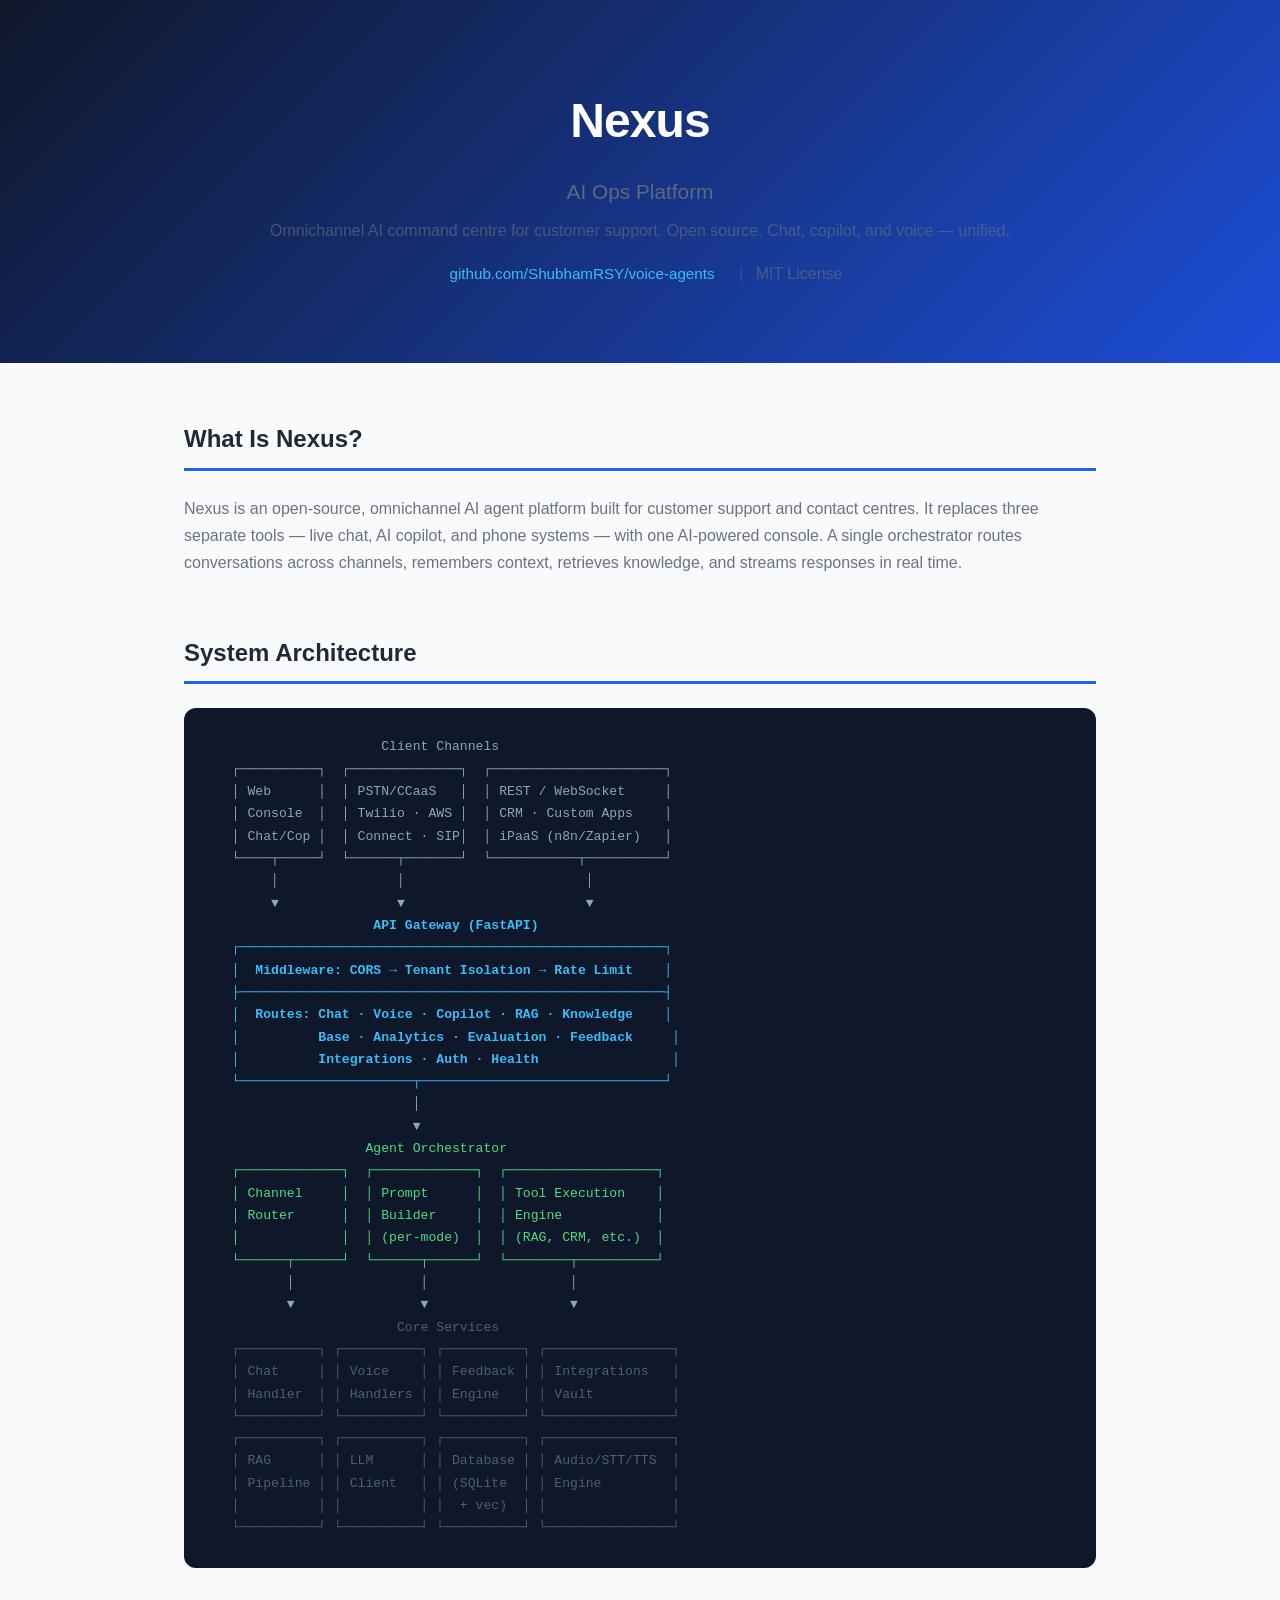
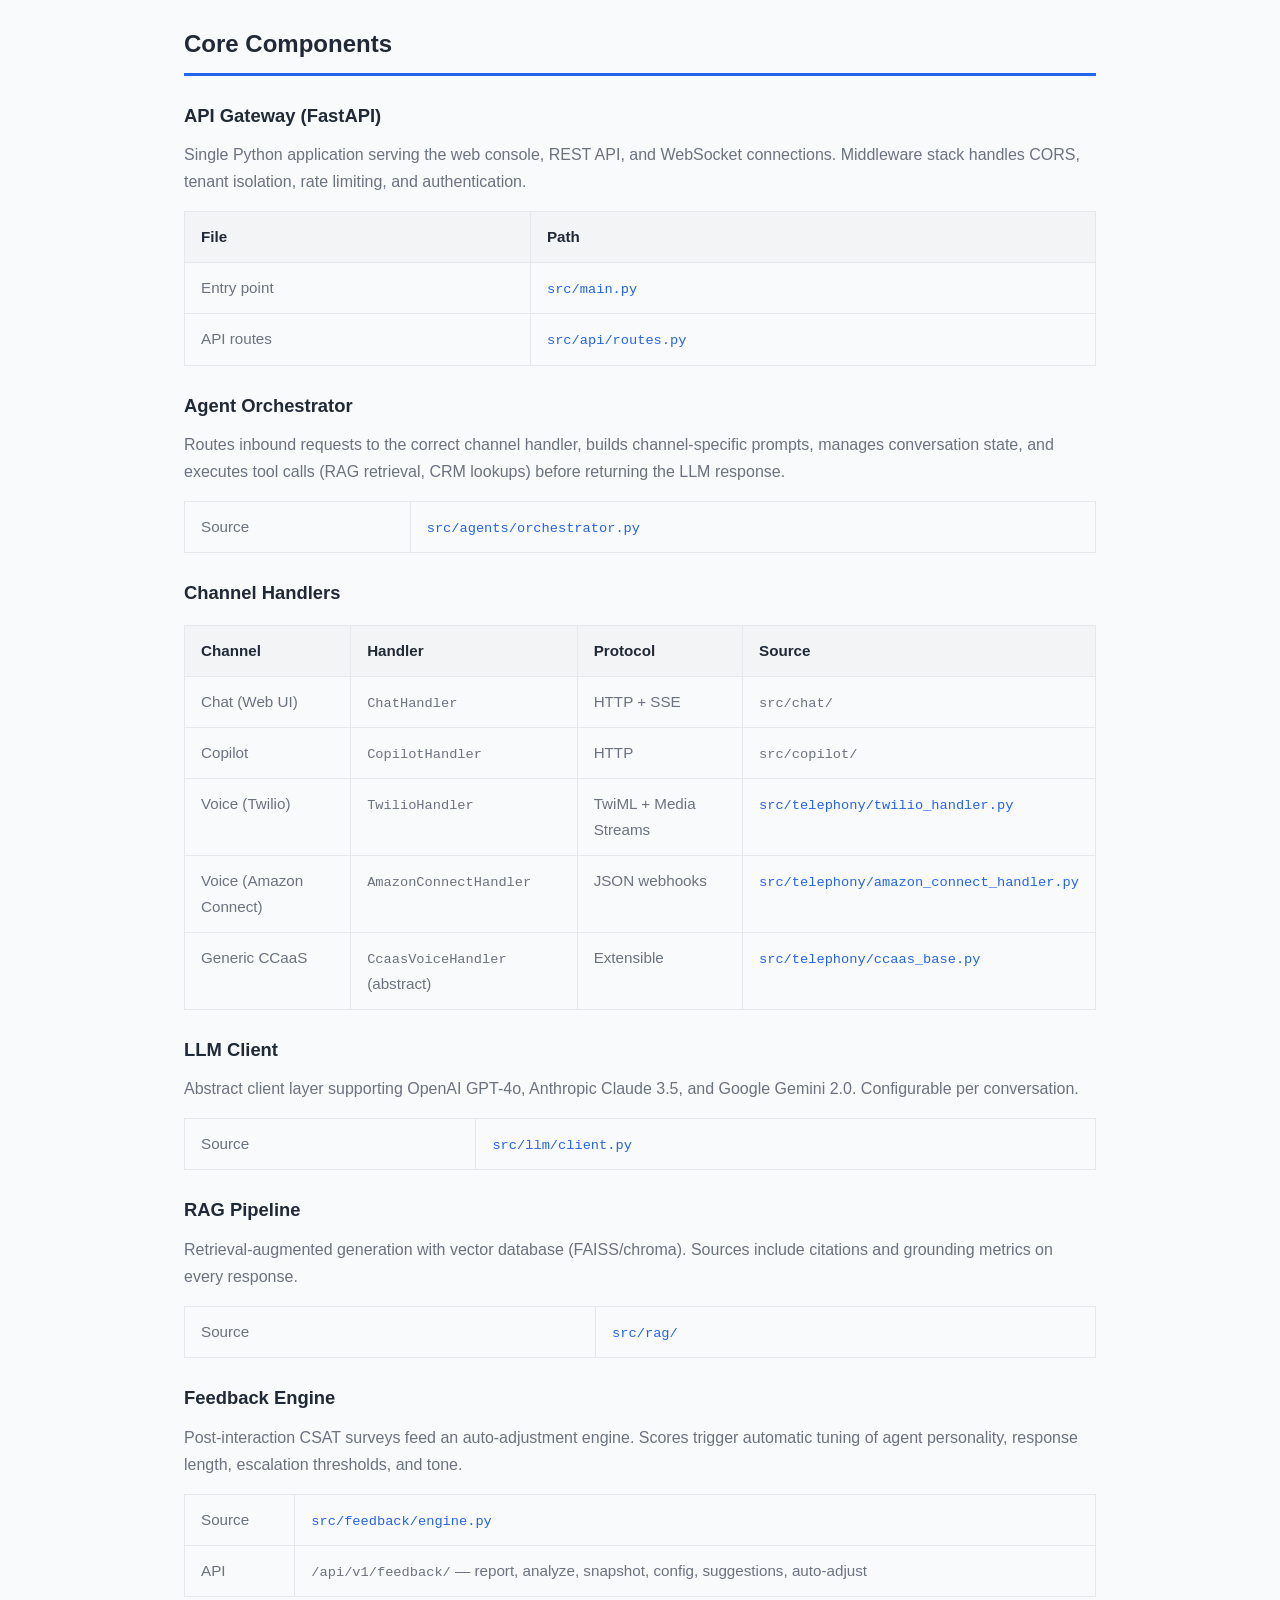
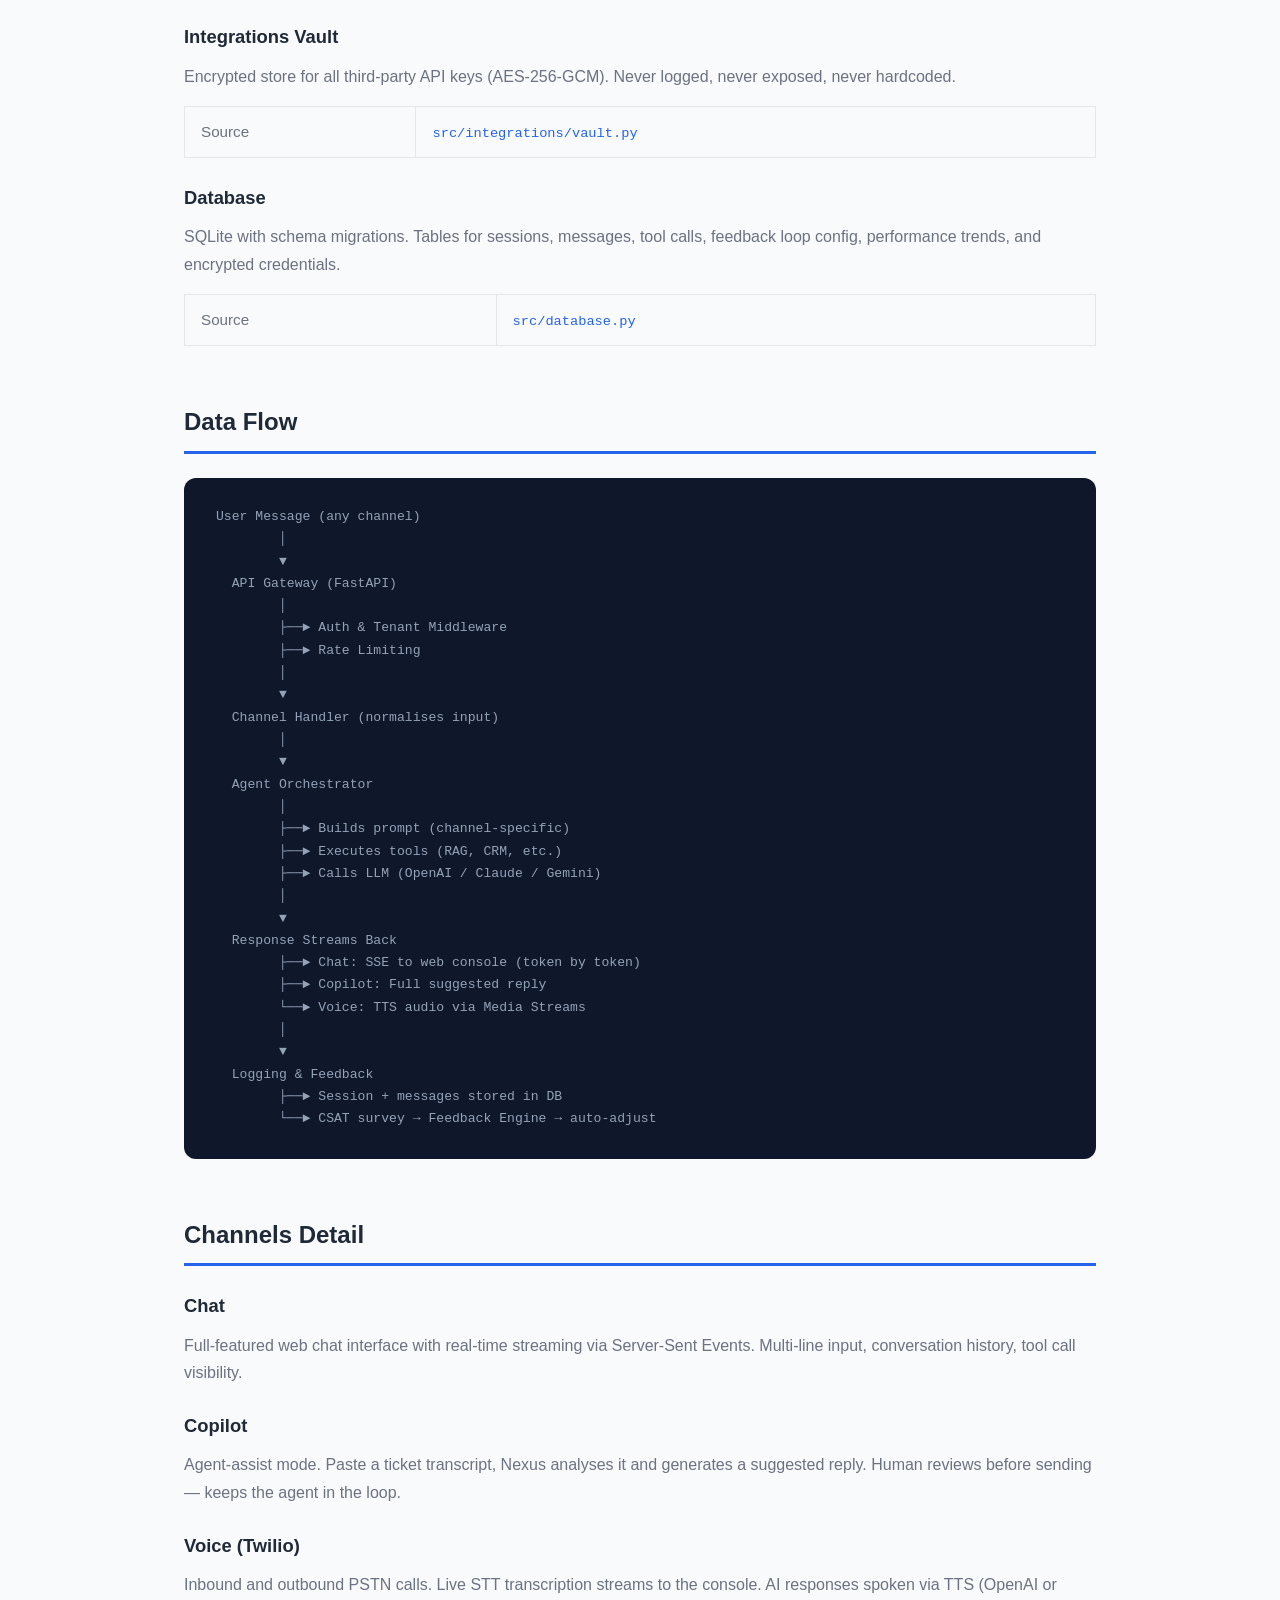
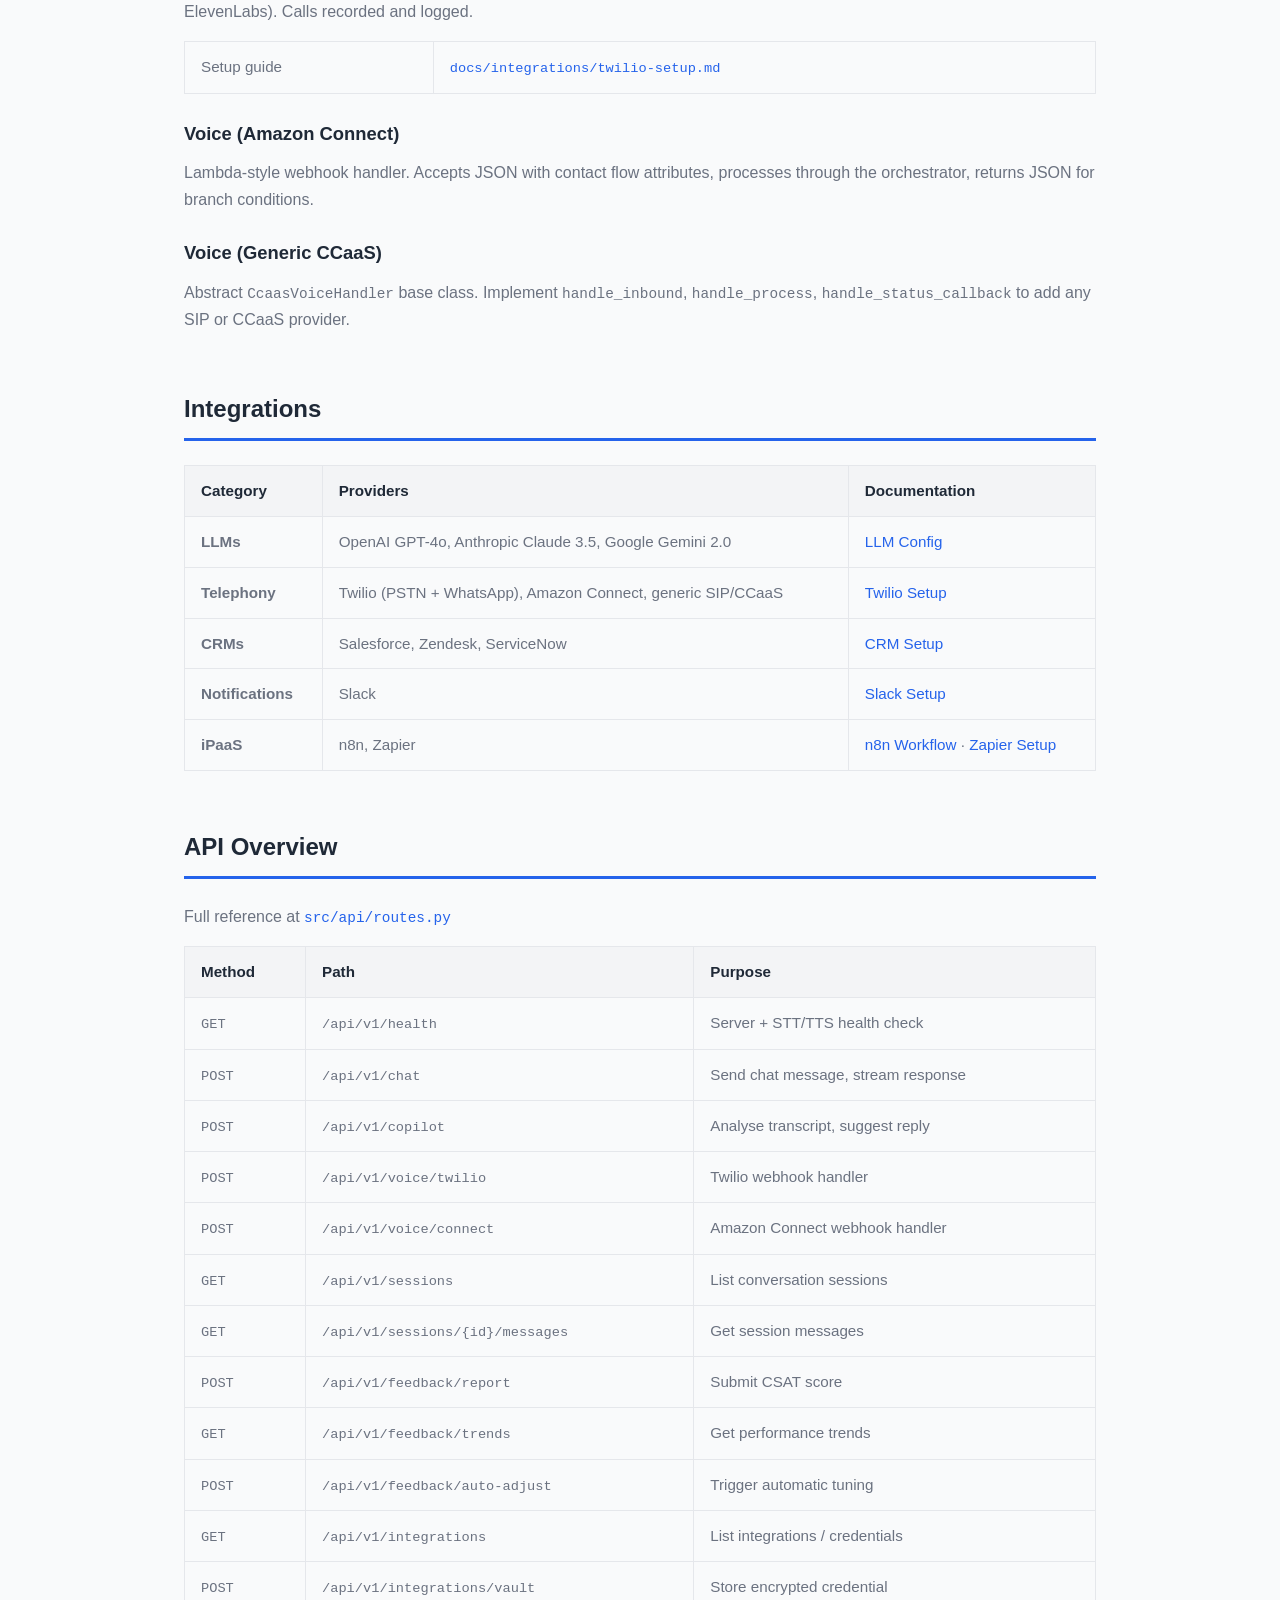
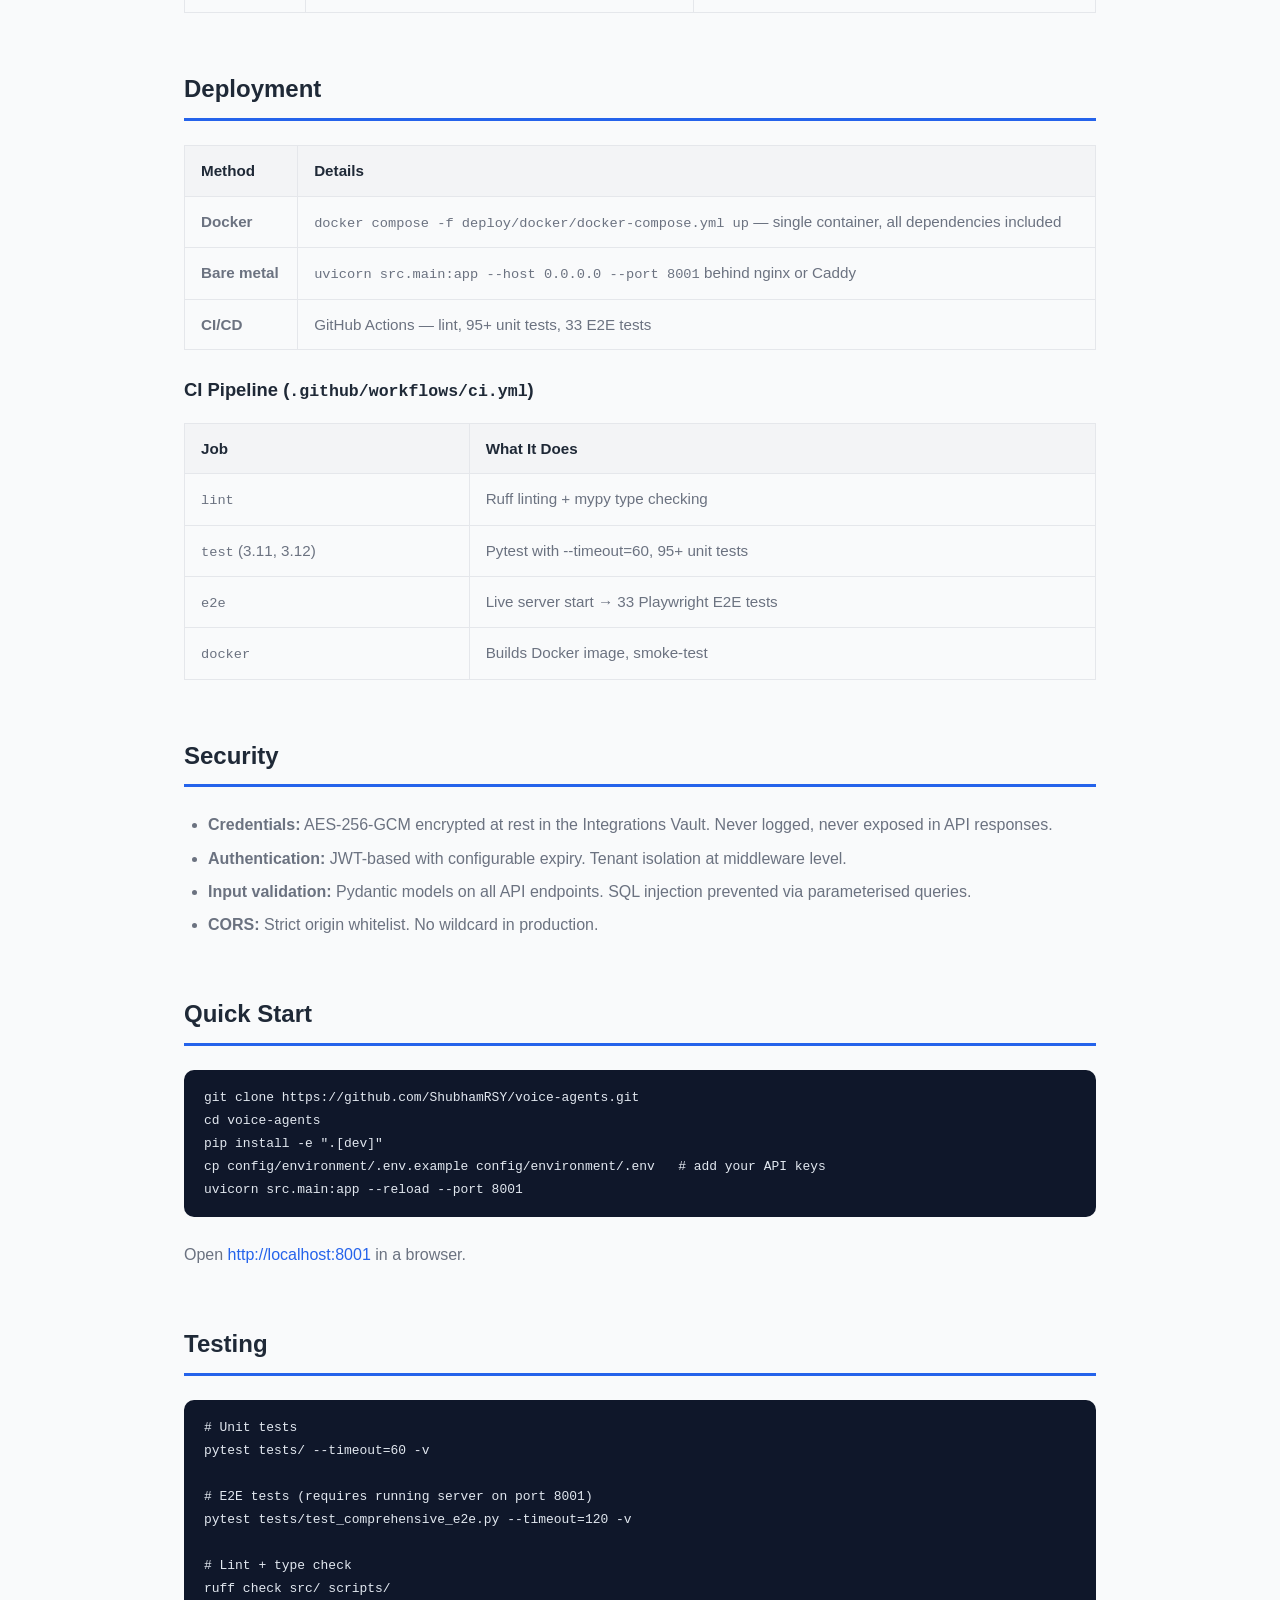
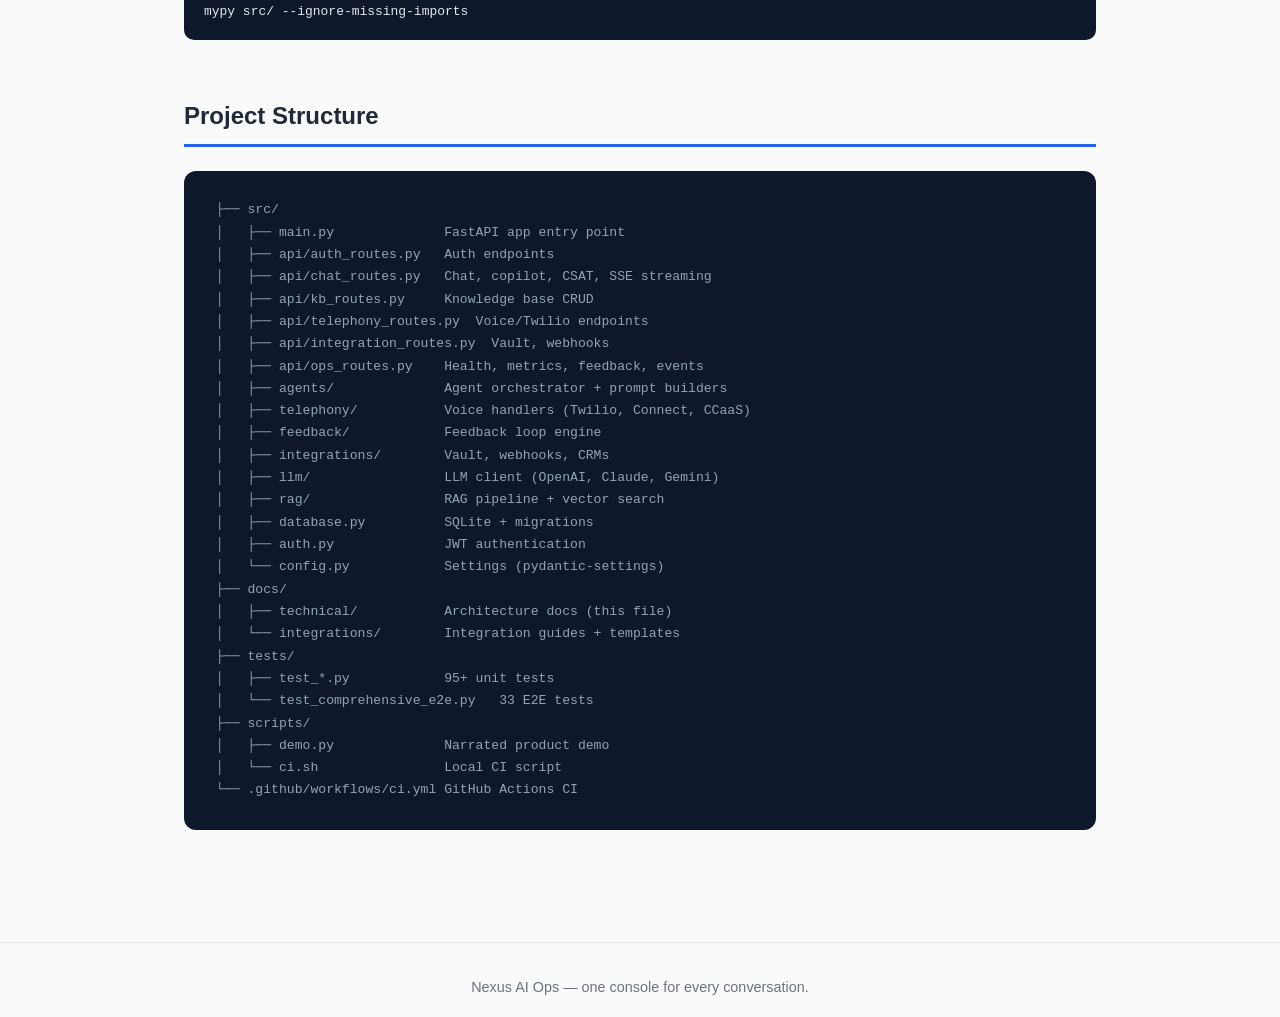
<file: docs/technical/index.html>
<!DOCTYPE html>
<html lang="en">
<head>
<meta charset="UTF-8">
<meta name="viewport" content="width=device-width, initial-scale=1.0">
<title>Nexus — AI Ops Platform | Architecture</title>
<style>
  :root {
    --primary: #2563eb;
    --primary-dark: #1d4ed8;
    --bg: #f9fafb;
    --surface: #ffffff;
    --text: #1f2937;
    --text-muted: #6b7280;
    --border: #e5e7eb;
    --accent: #38bdf8;
    --code-bg: #0f172a;
  }
  * { margin: 0; padding: 0; box-sizing: border-box; }
  body {
    font-family: -apple-system, BlinkMacSystemFont, 'Segoe UI', Roboto, 'Helvetica Neue', Arial, sans-serif;
    color: var(--text);
    background: var(--bg);
    line-height: 1.7;
  }
  .hero {
    background: linear-gradient(135deg, #0f172a 0%, #1d4ed8 100%);
    color: white;
    padding: 80px 0 60px;
    text-align: center;
  }
  .hero h1 { font-size: 3rem; font-weight: 700; letter-spacing: -0.02em; margin-bottom: 12px; }
  .hero .tagline { font-size: 1.3rem; opacity: 0.85; margin-bottom: 8px; }
  .hero .sub { font-size: 1rem; opacity: 0.6; }
  .hero .links { margin-top: 16px; }
  .hero .links a { color: var(--accent); text-decoration: none; margin: 0 12px; font-size: 0.95rem; }
  .hero .links a:hover { text-decoration: underline; }
  .container { max-width: 960px; margin: 0 auto; padding: 0 24px; }
  .content { padding: 56px 0; }
  section { margin-bottom: 56px; }
  h2 {
    font-size: 1.5rem;
    font-weight: 600;
    color: var(--text);
    border-bottom: 3px solid var(--primary);
    padding-bottom: 8px;
    margin-bottom: 24px;
  }
  h3 { font-size: 1.15rem; font-weight: 600; margin: 24px 0 10px; color: var(--text); }
  h4 { font-size: 1rem; font-weight: 600; margin: 18px 0 8px; color: var(--text); }
  p { margin-bottom: 16px; color: var(--text-muted); }
  a { color: var(--primary); text-decoration: none; }
  a:hover { text-decoration: underline; }
  table {
    width: 100%;
    border-collapse: collapse;
    margin: 16px 0 24px;
    font-size: 0.95rem;
  }
  th, td {
    border: 1px solid var(--border);
    padding: 12px 16px;
    text-align: left;
    vertical-align: top;
  }
  th { background: #f3f4f6; font-weight: 600; color: var(--text); }
  td { color: var(--text-muted); }
  pre {
    background: var(--code-bg);
    color: #e2e8f0;
    padding: 16px 20px;
    border-radius: 10px;
    overflow-x: auto;
    font-size: 0.9rem;
    margin: 16px 0 24px;
    line-height: 1.6;
  }
  code { font-family: 'JetBrains Mono', 'Fira Code', monospace; font-size: 0.9em; }
  .cards {
    display: grid;
    grid-template-columns: repeat(auto-fill, minmax(280px, 1fr));
    gap: 20px;
    margin: 16px 0 24px;
  }
  .card {
    background: var(--surface);
    border: 1px solid var(--border);
    border-radius: 12px;
    padding: 20px 24px;
  }
  .card h3 { margin-top: 0; font-size: 1rem; }
  .card p { font-size: 0.9rem; margin-bottom: 0; }
  .diagram {
    background: var(--code-bg);
    color: #94a3b8;
    padding: 28px 32px;
    border-radius: 12px;
    font-family: 'JetBrains Mono', 'Fira Code', monospace;
    font-size: 0.82rem;
    line-height: 1.7;
    margin: 16px 0 24px;
    white-space: pre;
    overflow-x: auto;
  }
  .diagram .hl { color: var(--accent); font-weight: 600; }
  .diagram .g { color: #4ade80; }
  .diagram .y { color: #facc15; }
  .diagram .dim { opacity: 0.5; }
  ul, ol { margin: 8px 0 16px 24px; color: var(--text-muted); }
  li { margin-bottom: 6px; }
  .footer {
    text-align: center;
    padding: 32px 0;
    color: var(--text-muted);
    font-size: 0.9rem;
    border-top: 1px solid var(--border);
  }
  @media (max-width: 640px) {
    .hero h1 { font-size: 2rem; }
    .hero .tagline { font-size: 1.1rem; }
    .cards { grid-template-columns: 1fr; }
  }
</style>
</head>
<body>

<div class="hero">
  <div class="container">
    <h1>Nexus</h1>
    <p class="tagline">AI Ops Platform</p>
    <p class="sub">Omnichannel AI command centre for customer support. Open source. Chat, copilot, and voice — unified.</p>
    <p class="links">
      <a href="https://github.com/ShubhamRSY/voice-agents">github.com/ShubhamRSY/voice-agents</a>
      <span style="opacity:0.4;margin:0 8px">|</span>
      <span style="opacity:0.6">MIT License</span>
    </p>
  </div>
</div>

<div class="content">
  <div class="container">

    <!-- What Is Nexus -->
    <section>
      <h2>What Is Nexus?</h2>
      <p>
        Nexus is an open-source, omnichannel AI agent platform built for customer support and
        contact centres. It replaces three separate tools — live chat, AI copilot, and phone
        systems — with one AI-powered console. A single orchestrator routes conversations across
        channels, remembers context, retrieves knowledge, and streams responses in real time.
      </p>
    </section>

    <!-- System Architecture -->
    <section>
      <h2>System Architecture</h2>
      <div class="diagram">                     Client Channels
  ┌──────────┐  ┌──────────────┐  ┌──────────────────────┐
  │ Web      │  │ PSTN/CCaaS   │  │ REST / WebSocket     │
  │ Console  │  │ Twilio · AWS │  │ CRM · Custom Apps    │
  │ Chat/Cop │  │ Connect · SIP│  │ iPaaS (n8n/Zapier)   │
  └────┬─────┘  └──────┬───────┘  └───────────┬──────────┘
       │               │                       │
       ▼               ▼                       ▼
<span class="hl">                    API Gateway (FastAPI)
  ┌──────────────────────────────────────────────────────┐
  │  Middleware: CORS → Tenant Isolation → Rate Limit    │
  ├──────────────────────────────────────────────────────┤
  │  Routes: Chat · Voice · Copilot · RAG · Knowledge    │
  │          Base · Analytics · Evaluation · Feedback     │
  │          Integrations · Auth · Health                 │
  └──────────────────────┬───────────────────────────────┘</span>
                         │
                         ▼
<span class="g">                   Agent Orchestrator
  ┌─────────────┐  ┌─────────────┐  ┌───────────────────┐
  │ Channel     │  │ Prompt      │  │ Tool Execution    │
  │ Router      │  │ Builder     │  │ Engine            │
  │             │  │ (per-mode)  │  │ (RAG, CRM, etc.)  │
  └──────┬──────┘  └──────┬──────┘  └────────┬──────────┘</span>
         │                │                  │
         ▼                ▼                  ▼
<span class="dim">                       Core Services
  ┌──────────┐ ┌──────────┐ ┌──────────┐ ┌────────────────┐
  │ Chat     │ │ Voice    │ │ Feedback │ │ Integrations   │
  │ Handler  │ │ Handlers │ │ Engine   │ │ Vault          │
  └──────────┘ └──────────┘ └──────────┘ └────────────────┘
  ┌──────────┐ ┌──────────┐ ┌──────────┐ ┌────────────────┐
  │ RAG      │ │ LLM      │ │ Database │ │ Audio/STT/TTS  │
  │ Pipeline │ │ Client   │ │ (SQLite  │ │ Engine         │
  │          │ │          │ │  + vec)  │ │                │
  └──────────┘ └──────────┘ └──────────┘ └────────────────┘</span></div>
    </section>

    <!-- Core Components -->
    <section>
      <h2>Core Components</h2>

      <h3>API Gateway (FastAPI)</h3>
      <p>Single Python application serving the web console, REST API, and WebSocket connections. Middleware stack handles CORS, tenant isolation, rate limiting, and authentication.</p>
      <table>
        <tr><th>File</th><th>Path</th></tr>
        <tr><td>Entry point</td><td><a href="https://github.com/ShubhamRSY/voice-agents/blob/main/src/main.py"><code>src/main.py</code></a></td></tr>
        <tr><td>API routes</td><td><a href="https://github.com/ShubhamRSY/voice-agents/blob/main/src/api/routes.py"><code>src/api/routes.py</code></a></td></tr>
      </table>

      <h3>Agent Orchestrator</h3>
      <p>Routes inbound requests to the correct channel handler, builds channel-specific prompts, manages conversation state, and executes tool calls (RAG retrieval, CRM lookups) before returning the LLM response.</p>
      <table>
        <tr><td>Source</td><td><a href="https://github.com/ShubhamRSY/voice-agents/blob/main/src/agents/orchestrator.py"><code>src/agents/orchestrator.py</code></a></td></tr>
      </table>

      <h3>Channel Handlers</h3>
      <table>
        <tr><th>Channel</th><th>Handler</th><th>Protocol</th><th>Source</th></tr>
        <tr><td>Chat (Web UI)</td><td><code>ChatHandler</code></td><td>HTTP + SSE</td><td><code>src/chat/</code></td></tr>
        <tr><td>Copilot</td><td><code>CopilotHandler</code></td><td>HTTP</td><td><code>src/copilot/</code></td></tr>
        <tr><td>Voice (Twilio)</td><td><code>TwilioHandler</code></td><td>TwiML + Media Streams</td><td><a href="https://github.com/ShubhamRSY/voice-agents/blob/main/src/telephony/twilio_handler.py"><code>src/telephony/twilio_handler.py</code></a></td></tr>
        <tr><td>Voice (Amazon Connect)</td><td><code>AmazonConnectHandler</code></td><td>JSON webhooks</td><td><a href="https://github.com/ShubhamRSY/voice-agents/blob/main/src/telephony/amazon_connect_handler.py"><code>src/telephony/amazon_connect_handler.py</code></a></td></tr>
        <tr><td>Generic CCaaS</td><td><code>CcaasVoiceHandler</code> (abstract)</td><td>Extensible</td><td><a href="https://github.com/ShubhamRSY/voice-agents/blob/main/src/telephony/ccaas_base.py"><code>src/telephony/ccaas_base.py</code></a></td></tr>
      </table>

      <h3>LLM Client</h3>
      <p>Abstract client layer supporting OpenAI GPT-4o, Anthropic Claude 3.5, and Google Gemini 2.0. Configurable per conversation.</p>
      <table><tr><td>Source</td><td><a href="https://github.com/ShubhamRSY/voice-agents/blob/main/src/llm/client.py"><code>src/llm/client.py</code></a></td></tr></table>

      <h3>RAG Pipeline</h3>
      <p>Retrieval-augmented generation with vector database (FAISS/chroma). Sources include citations and grounding metrics on every response.</p>
      <table><tr><td>Source</td><td><a href="https://github.com/ShubhamRSY/voice-agents/blob/main/src/rag/"><code>src/rag/</code></a></td></tr></table>

      <h3>Feedback Engine</h3>
      <p>Post-interaction CSAT surveys feed an auto-adjustment engine. Scores trigger automatic tuning of agent personality, response length, escalation thresholds, and tone.</p>
      <table>
        <tr><td>Source</td><td><a href="https://github.com/ShubhamRSY/voice-agents/blob/main/src/feedback/engine.py"><code>src/feedback/engine.py</code></a></td></tr>
        <tr><td>API</td><td><code>/api/v1/feedback/</code> — report, analyze, snapshot, config, suggestions, auto-adjust</td></tr>
      </table>

      <h3>Integrations Vault</h3>
      <p>Encrypted store for all third-party API keys (AES-256-GCM). Never logged, never exposed, never hardcoded.</p>
      <table><tr><td>Source</td><td><a href="https://github.com/ShubhamRSY/voice-agents/blob/main/src/integrations/vault.py"><code>src/integrations/vault.py</code></a></td></tr></table>

      <h3>Database</h3>
      <p>SQLite with schema migrations. Tables for sessions, messages, tool calls, feedback loop config, performance trends, and encrypted credentials.</p>
      <table><tr><td>Source</td><td><a href="https://github.com/ShubhamRSY/voice-agents/blob/main/src/database.py"><code>src/database.py</code></a></td></tr></table>
    </section>

    <!-- Data Flow -->
    <section>
      <h2>Data Flow</h2>
      <div class="diagram">User Message (any channel)
        │
        ▼
  API Gateway (FastAPI)
        │
        ├──► Auth & Tenant Middleware
        ├──► Rate Limiting
        │
        ▼
  Channel Handler (normalises input)
        │
        ▼
  Agent Orchestrator
        │
        ├──► Builds prompt (channel-specific)
        ├──► Executes tools (RAG, CRM, etc.)
        ├──► Calls LLM (OpenAI / Claude / Gemini)
        │
        ▼
  Response Streams Back
        ├──► Chat: SSE to web console (token by token)
        ├──► Copilot: Full suggested reply
        └──► Voice: TTS audio via Media Streams
        │
        ▼
  Logging & Feedback
        ├──► Session + messages stored in DB
        └──► CSAT survey → Feedback Engine → auto-adjust</div>
    </section>

    <!-- Channels Detail -->
    <section>
      <h2>Channels Detail</h2>

      <h3>Chat</h3>
      <p>Full-featured web chat interface with real-time streaming via Server-Sent Events. Multi-line input, conversation history, tool call visibility.</p>

      <h3>Copilot</h3>
      <p>Agent-assist mode. Paste a ticket transcript, Nexus analyses it and generates a suggested reply. Human reviews before sending — keeps the agent in the loop.</p>

      <h3>Voice (Twilio)</h3>
      <p>Inbound and outbound PSTN calls. Live STT transcription streams to the console. AI responses spoken via TTS (OpenAI or ElevenLabs). Calls recorded and logged.</p>
      <table><tr><td>Setup guide</td><td><a href="https://github.com/ShubhamRSY/voice-agents/blob/main/docs/integrations/twilio-setup.md"><code>docs/integrations/twilio-setup.md</code></a></td></tr></table>

      <h3>Voice (Amazon Connect)</h3>
      <p>Lambda-style webhook handler. Accepts JSON with contact flow attributes, processes through the orchestrator, returns JSON for branch conditions.</p>

      <h3>Voice (Generic CCaaS)</h3>
      <p>Abstract <code>CcaasVoiceHandler</code> base class. Implement <code>handle_inbound</code>, <code>handle_process</code>, <code>handle_status_callback</code> to add any SIP or CCaaS provider.</p>
    </section>

    <!-- Integrations -->
    <section>
      <h2>Integrations</h2>
      <table>
        <tr><th>Category</th><th>Providers</th><th>Documentation</th></tr>
        <tr><td><strong>LLMs</strong></td><td>OpenAI GPT-4o, Anthropic Claude 3.5, Google Gemini 2.0</td><td><a href="https://github.com/ShubhamRSY/voice-agents/blob/main/docs/configuration.md">LLM Config</a></td></tr>
        <tr><td><strong>Telephony</strong></td><td>Twilio (PSTN + WhatsApp), Amazon Connect, generic SIP/CCaaS</td><td><a href="https://github.com/ShubhamRSY/voice-agents/blob/main/docs/integrations/twilio-setup.md">Twilio Setup</a></td></tr>
        <tr><td><strong>CRMs</strong></td><td>Salesforce, Zendesk, ServiceNow</td><td><a href="https://github.com/ShubhamRSY/voice-agents/blob/main/docs/integrations/crm-setup.md">CRM Setup</a></td></tr>
        <tr><td><strong>Notifications</strong></td><td>Slack</td><td><a href="https://github.com/ShubhamRSY/voice-agents/blob/main/docs/integrations/slack-setup.md">Slack Setup</a></td></tr>
        <tr><td><strong>iPaaS</strong></td><td>n8n, Zapier</td><td><a href="https://github.com/ShubhamRSY/voice-agents/blob/main/docs/integrations/templates/n8n-workflow.json">n8n Workflow</a> · <a href="https://github.com/ShubhamRSY/voice-agents/blob/main/docs/integrations/templates/zapier-setup.md">Zapier Setup</a></td></tr>
      </table>
    </section>

    <!-- API Overview -->
    <section>
      <h2>API Overview</h2>
      <p>Full reference at <a href="https://github.com/ShubhamRSY/voice-agents/blob/main/src/api/routes.py"><code>src/api/routes.py</code></a></p>
      <table>
        <tr><th>Method</th><th>Path</th><th>Purpose</th></tr>
        <tr><td><code>GET</code></td><td><code>/api/v1/health</code></td><td>Server + STT/TTS health check</td></tr>
        <tr><td><code>POST</code></td><td><code>/api/v1/chat</code></td><td>Send chat message, stream response</td></tr>
        <tr><td><code>POST</code></td><td><code>/api/v1/copilot</code></td><td>Analyse transcript, suggest reply</td></tr>
        <tr><td><code>POST</code></td><td><code>/api/v1/voice/twilio</code></td><td>Twilio webhook handler</td></tr>
        <tr><td><code>POST</code></td><td><code>/api/v1/voice/connect</code></td><td>Amazon Connect webhook handler</td></tr>
        <tr><td><code>GET</code></td><td><code>/api/v1/sessions</code></td><td>List conversation sessions</td></tr>
        <tr><td><code>GET</code></td><td><code>/api/v1/sessions/{id}/messages</code></td><td>Get session messages</td></tr>
        <tr><td><code>POST</code></td><td><code>/api/v1/feedback/report</code></td><td>Submit CSAT score</td></tr>
        <tr><td><code>GET</code></td><td><code>/api/v1/feedback/trends</code></td><td>Get performance trends</td></tr>
        <tr><td><code>POST</code></td><td><code>/api/v1/feedback/auto-adjust</code></td><td>Trigger automatic tuning</td></tr>
        <tr><td><code>GET</code></td><td><code>/api/v1/integrations</code></td><td>List integrations / credentials</td></tr>
        <tr><td><code>POST</code></td><td><code>/api/v1/integrations/vault</code></td><td>Store encrypted credential</td></tr>
      </table>
    </section>

    <!-- Deployment -->
    <section>
      <h2>Deployment</h2>
      <table>
        <tr><th>Method</th><th>Details</th></tr>
        <tr><td><strong>Docker</strong></td><td><code>docker compose -f deploy/docker/docker-compose.yml up</code> — single container, all dependencies included</td></tr>
        <tr><td><strong>Bare metal</strong></td><td><code>uvicorn src.main:app --host 0.0.0.0 --port 8001</code> behind nginx or Caddy</td></tr>
        <tr><td><strong>CI/CD</strong></td><td>GitHub Actions — lint, 95+ unit tests, 33 E2E tests</td></tr>
      </table>

      <h3>CI Pipeline (<code>.github/workflows/ci.yml</code>)</h3>
      <table>
        <tr><th>Job</th><th>What It Does</th></tr>
        <tr><td><code>lint</code></td><td>Ruff linting + mypy type checking</td></tr>
        <tr><td><code>test</code> (3.11, 3.12)</td><td>Pytest with --timeout=60, 95+ unit tests</td></tr>
        <tr><td><code>e2e</code></td><td>Live server start → 33 Playwright E2E tests</td></tr>
        <tr><td><code>docker</code></td><td>Builds Docker image, smoke-test</td></tr>
      </table>
    </section>

    <!-- Security -->
    <section>
      <h2>Security</h2>
      <ul>
        <li><strong>Credentials:</strong> AES-256-GCM encrypted at rest in the Integrations Vault. Never logged, never exposed in API responses.</li>
        <li><strong>Authentication:</strong> JWT-based with configurable expiry. Tenant isolation at middleware level.</li>
        <li><strong>Input validation:</strong> Pydantic models on all API endpoints. SQL injection prevented via parameterised queries.</li>
        <li><strong>CORS:</strong> Strict origin whitelist. No wildcard in production.</li>
      </ul>
    </section>

    <!-- Quick Start -->
    <section>
      <h2>Quick Start</h2>
      <pre><code>git clone https://github.com/ShubhamRSY/voice-agents.git
cd voice-agents
pip install -e ".[dev]"
cp config/environment/.env.example config/environment/.env   # add your API keys
uvicorn src.main:app --reload --port 8001</code></pre>
      <p>Open <a href="http://localhost:8001">http://localhost:8001</a> in a browser.</p>
    </section>

    <!-- Testing -->
    <section>
      <h2>Testing</h2>
      <pre><code># Unit tests
pytest tests/ --timeout=60 -v

# E2E tests (requires running server on port 8001)
pytest tests/test_comprehensive_e2e.py --timeout=120 -v

# Lint + type check
ruff check src/ scripts/
mypy src/ --ignore-missing-imports</code></pre>
    </section>

    <!-- Project Structure -->
    <section>
      <h2>Project Structure</h2>
      <div class="diagram">├── src/
│   ├── main.py              FastAPI app entry point
│   ├── api/auth_routes.py   Auth endpoints
│   ├── api/chat_routes.py   Chat, copilot, CSAT, SSE streaming
│   ├── api/kb_routes.py     Knowledge base CRUD
│   ├── api/telephony_routes.py  Voice/Twilio endpoints
│   ├── api/integration_routes.py  Vault, webhooks
│   ├── api/ops_routes.py    Health, metrics, feedback, events
│   ├── agents/              Agent orchestrator + prompt builders
│   ├── telephony/           Voice handlers (Twilio, Connect, CCaaS)
│   ├── feedback/            Feedback loop engine
│   ├── integrations/        Vault, webhooks, CRMs
│   ├── llm/                 LLM client (OpenAI, Claude, Gemini)
│   ├── rag/                 RAG pipeline + vector search
│   ├── database.py          SQLite + migrations
│   ├── auth.py              JWT authentication
│   └── config.py            Settings (pydantic-settings)
├── docs/
│   ├── technical/           Architecture docs (this file)
│   └── integrations/        Integration guides + templates
├── tests/
│   ├── test_*.py            95+ unit tests
│   └── test_comprehensive_e2e.py   33 E2E tests
├── scripts/
│   ├── demo.py              Narrated product demo
│   └── ci.sh                Local CI script
└── .github/workflows/ci.yml GitHub Actions CI</div>
    </section>

  </div>
</div>

<div class="footer">
  <div class="container">
    Nexus AI Ops — one console for every conversation.
  </div>
</div>

</body>
</html>
</file>
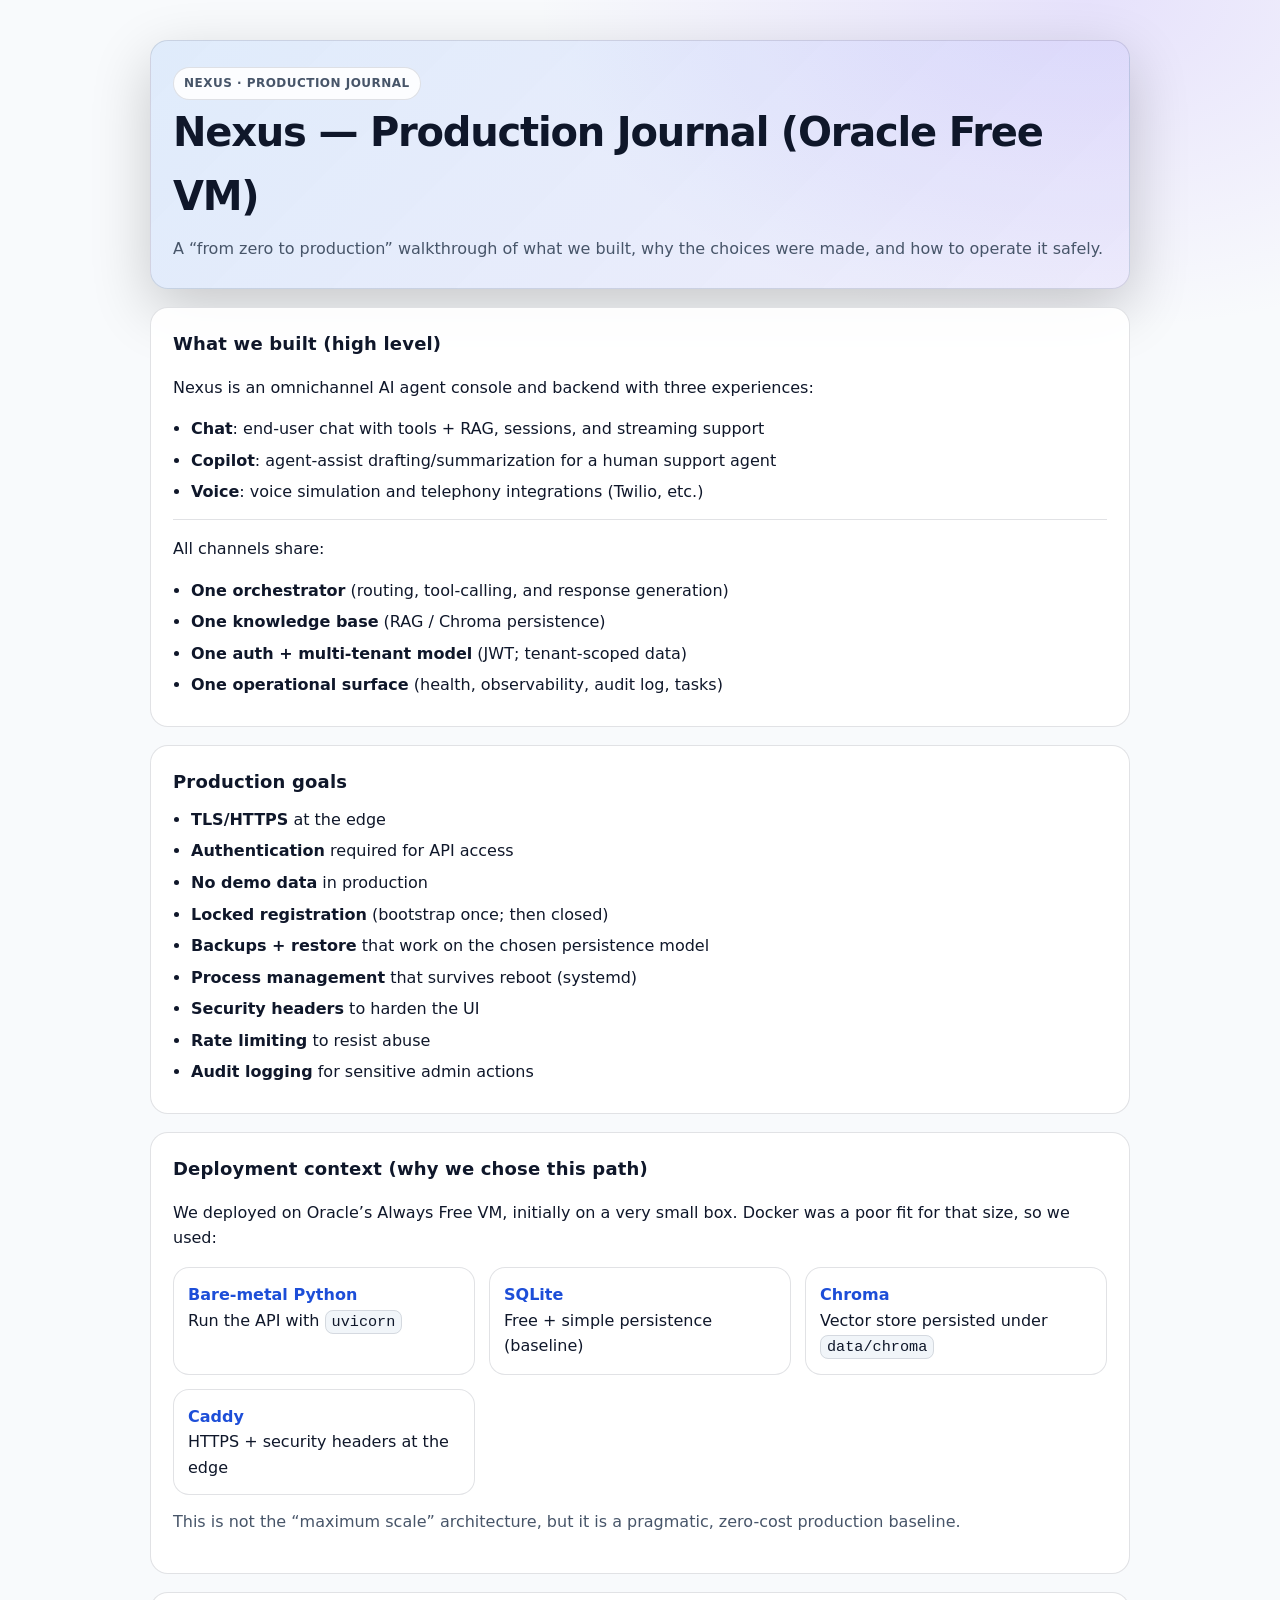
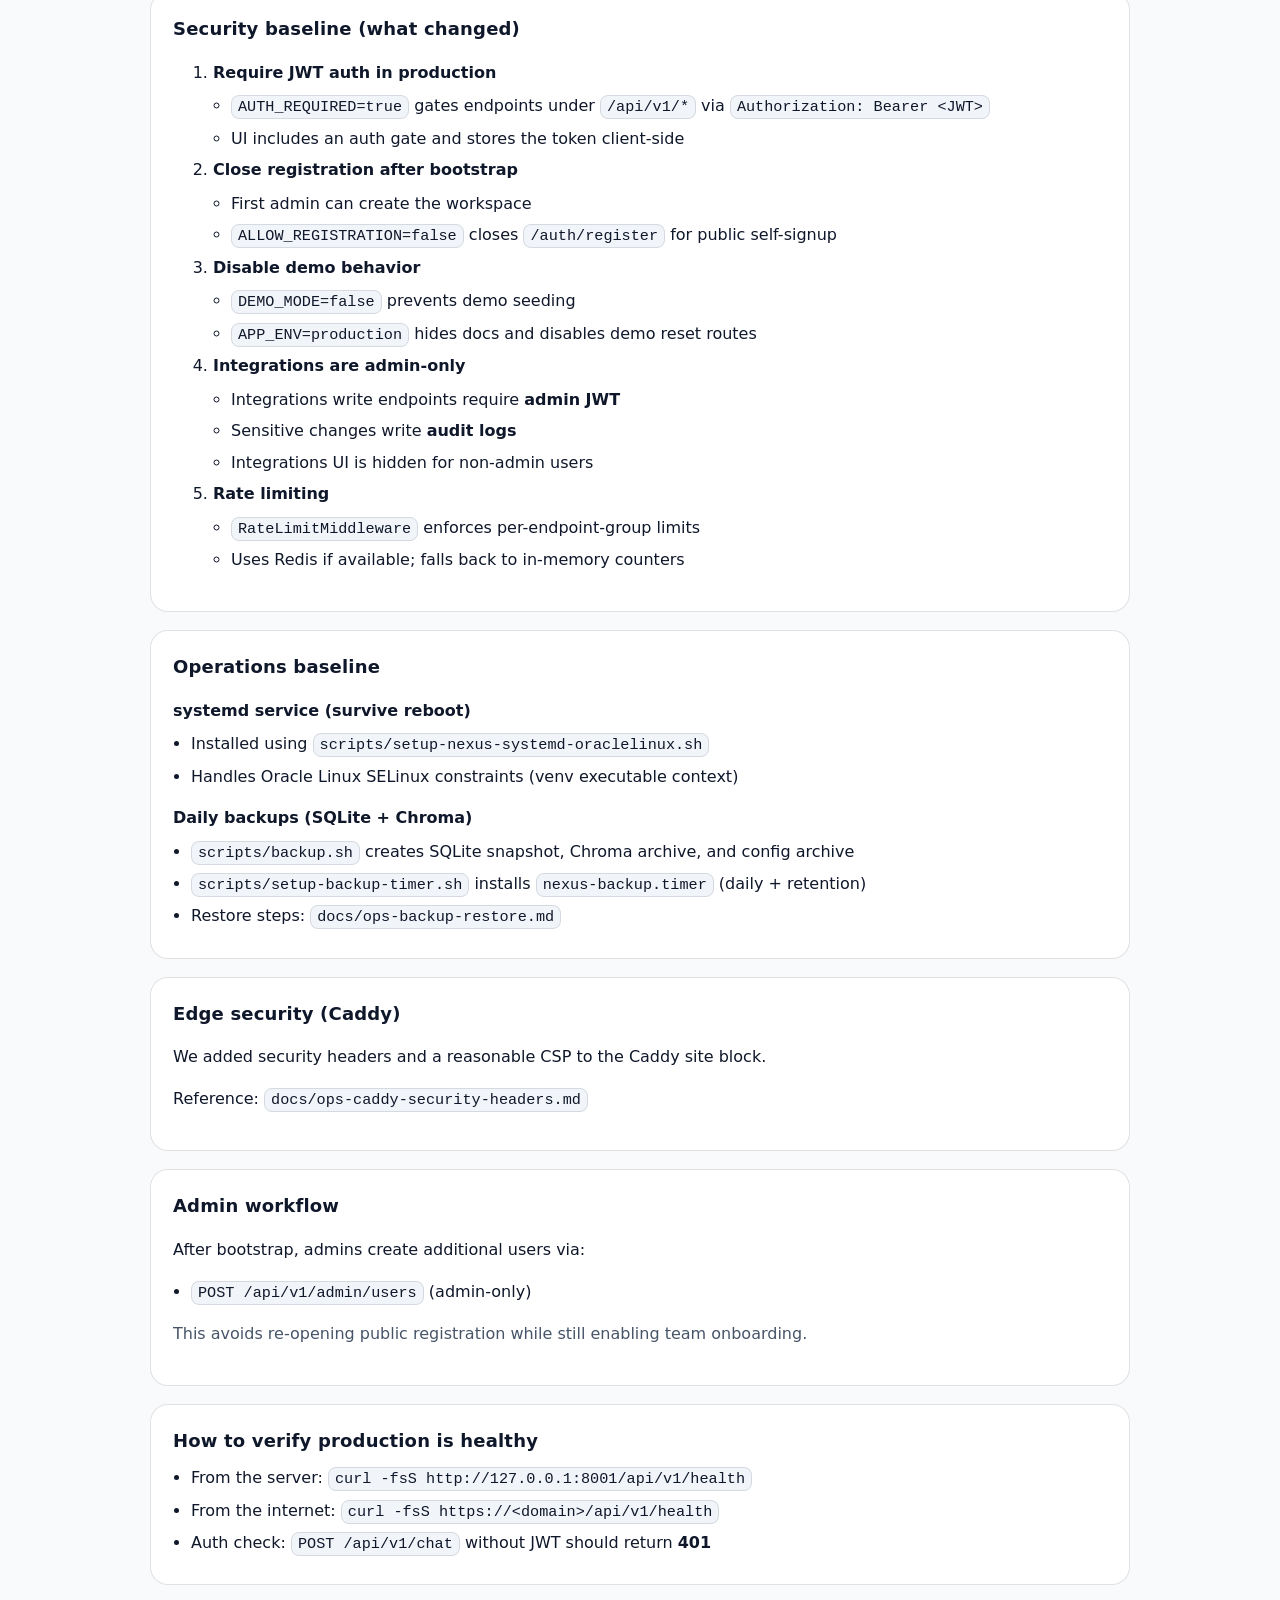
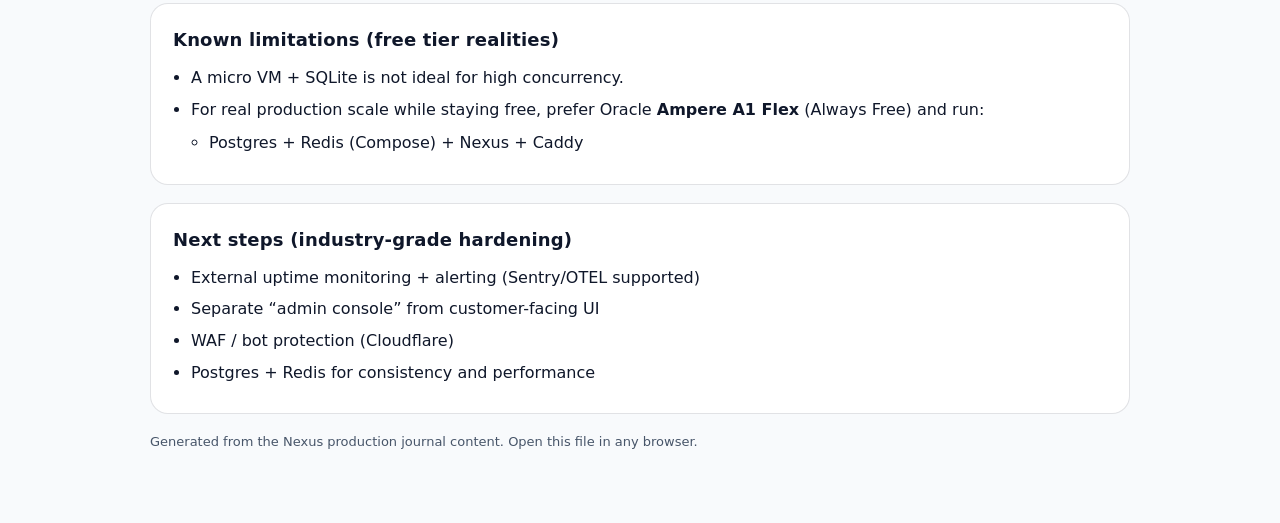
<file: docs/production-journal.html>
<!doctype html>
<html lang="en">
  <head>
    <meta charset="utf-8" />
    <meta name="viewport" content="width=device-width, initial-scale=1" />
    <title>Nexus — Production Journal</title>
    <style>
      :root{
        --bg:#0b1020;
        --card:#0f1733;
        --text:#e5e7eb;
        --muted:#a5b4fc;
        --muted2:#94a3b8;
        --border:rgba(148,163,184,.22);
        --accent:#60a5fa;
        --accent2:#a78bfa;
        --code:#0b122b;
      }
      @media (prefers-color-scheme: light){
        :root{
          --bg:#f8fafc;
          --card:#ffffff;
          --text:#0f172a;
          --muted:#1d4ed8;
          --muted2:#475569;
          --border:rgba(15,23,42,.12);
          --accent:#2563eb;
          --accent2:#7c3aed;
          --code:#f1f5f9;
        }
      }
      body{
        margin:0;
        font-family: ui-sans-serif, system-ui, -apple-system, Segoe UI, Roboto, Helvetica, Arial, "Apple Color Emoji","Segoe UI Emoji";
        background: radial-gradient(1200px 600px at 20% -10%, rgba(96,165,250,.25), transparent 60%),
                    radial-gradient(1000px 600px at 85% 0%, rgba(167,139,250,.22), transparent 55%),
                    var(--bg);
        color: var(--text);
        line-height: 1.6;
      }
      .wrap{ max-width: 980px; margin: 0 auto; padding: 40px 18px 70px; }
      header{
        padding: 26px 22px;
        background: linear-gradient(135deg, rgba(96,165,250,.16), rgba(167,139,250,.12));
        border: 1px solid var(--border);
        border-radius: 18px;
        box-shadow: 0 20px 60px rgba(0,0,0,.20);
      }
      h1{
        margin:0 0 8px 0;
        font-size: clamp(26px, 4vw, 40px);
        letter-spacing: -0.03em;
      }
      header p{ margin: 0; color: var(--muted2); }
      section{
        margin-top: 18px;
        padding: 22px;
        background: color-mix(in srgb, var(--card) 92%, transparent);
        border: 1px solid var(--border);
        border-radius: 18px;
      }
      h2{
        margin: 0 0 10px 0;
        font-size: 18px;
        letter-spacing: 0.01em;
      }
      h3{
        margin: 16px 0 8px;
        font-size: 16px;
      }
      ul{ margin: 8px 0 0 18px; padding: 0; }
      li{ margin: 6px 0; }
      .rule{ height:1px; background: var(--border); margin: 14px 0; }
      code{
        background: var(--code);
        border: 1px solid var(--border);
        padding: 2px 6px;
        border-radius: 8px;
        font-family: ui-monospace, SFMono-Regular, Menlo, Monaco, Consolas, "Liberation Mono", "Courier New", monospace;
        font-size: .95em;
      }
      .pill{
        display:inline-flex;
        align-items:center;
        gap:8px;
        padding: 6px 10px;
        border-radius: 999px;
        border: 1px solid var(--border);
        background: color-mix(in srgb, var(--card) 88%, transparent);
        color: var(--muted2);
        font-size: 12px;
        font-weight: 650;
        letter-spacing: .04em;
        text-transform: uppercase;
      }
      .grid{
        display:grid;
        grid-template-columns: repeat(auto-fit, minmax(240px, 1fr));
        gap: 14px;
        margin-top: 10px;
      }
      .box{
        border: 1px solid var(--border);
        border-radius: 16px;
        padding: 14px;
        background: color-mix(in srgb, var(--card) 96%, transparent);
      }
      .box strong{ color: var(--muted); }
      a{ color: var(--accent); text-decoration: none; }
      a:hover{ text-decoration: underline; }
      footer{ margin-top: 18px; color: var(--muted2); font-size: 13px; }
    </style>
  </head>
  <body>
    <div class="wrap">
      <header>
        <div class="pill">Nexus · Production Journal</div>
        <h1>Nexus — Production Journal (Oracle Free VM)</h1>
        <p>
          A “from zero to production” walkthrough of what we built, why the choices were made, and how to operate it safely.
        </p>
      </header>

      <section>
        <h2>What we built (high level)</h2>
        <p>Nexus is an omnichannel AI agent console and backend with three experiences:</p>
        <ul>
          <li><strong>Chat</strong>: end-user chat with tools + RAG, sessions, and streaming support</li>
          <li><strong>Copilot</strong>: agent-assist drafting/summarization for a human support agent</li>
          <li><strong>Voice</strong>: voice simulation and telephony integrations (Twilio, etc.)</li>
        </ul>
        <div class="rule"></div>
        <p>All channels share:</p>
        <ul>
          <li><strong>One orchestrator</strong> (routing, tool-calling, and response generation)</li>
          <li><strong>One knowledge base</strong> (RAG / Chroma persistence)</li>
          <li><strong>One auth + multi-tenant model</strong> (JWT; tenant-scoped data)</li>
          <li><strong>One operational surface</strong> (health, observability, audit log, tasks)</li>
        </ul>
      </section>

      <section>
        <h2>Production goals</h2>
        <ul>
          <li><strong>TLS/HTTPS</strong> at the edge</li>
          <li><strong>Authentication</strong> required for API access</li>
          <li><strong>No demo data</strong> in production</li>
          <li><strong>Locked registration</strong> (bootstrap once; then closed)</li>
          <li><strong>Backups + restore</strong> that work on the chosen persistence model</li>
          <li><strong>Process management</strong> that survives reboot (systemd)</li>
          <li><strong>Security headers</strong> to harden the UI</li>
          <li><strong>Rate limiting</strong> to resist abuse</li>
          <li><strong>Audit logging</strong> for sensitive admin actions</li>
        </ul>
      </section>

      <section>
        <h2>Deployment context (why we chose this path)</h2>
        <p>
          We deployed on Oracle’s Always Free VM, initially on a very small box. Docker was a poor fit for that size, so we used:
        </p>
        <div class="grid">
          <div class="box"><strong>Bare-metal Python</strong><div>Run the API with <code>uvicorn</code></div></div>
          <div class="box"><strong>SQLite</strong><div>Free + simple persistence (baseline)</div></div>
          <div class="box"><strong>Chroma</strong><div>Vector store persisted under <code>data/chroma</code></div></div>
          <div class="box"><strong>Caddy</strong><div>HTTPS + security headers at the edge</div></div>
        </div>
        <p style="margin-top:14px;color:var(--muted2)">
          This is not the “maximum scale” architecture, but it is a pragmatic, zero-cost production baseline.
        </p>
      </section>

      <section>
        <h2>Security baseline (what changed)</h2>
        <ol>
          <li>
            <strong>Require JWT auth in production</strong>
            <ul>
              <li><code>AUTH_REQUIRED=true</code> gates endpoints under <code>/api/v1/*</code> via <code>Authorization: Bearer &lt;JWT&gt;</code></li>
              <li>UI includes an auth gate and stores the token client-side</li>
            </ul>
          </li>
          <li>
            <strong>Close registration after bootstrap</strong>
            <ul>
              <li>First admin can create the workspace</li>
              <li><code>ALLOW_REGISTRATION=false</code> closes <code>/auth/register</code> for public self-signup</li>
            </ul>
          </li>
          <li>
            <strong>Disable demo behavior</strong>
            <ul>
              <li><code>DEMO_MODE=false</code> prevents demo seeding</li>
              <li><code>APP_ENV=production</code> hides docs and disables demo reset routes</li>
            </ul>
          </li>
          <li>
            <strong>Integrations are admin-only</strong>
            <ul>
              <li>Integrations write endpoints require <strong>admin JWT</strong></li>
              <li>Sensitive changes write <strong>audit logs</strong></li>
              <li>Integrations UI is hidden for non-admin users</li>
            </ul>
          </li>
          <li>
            <strong>Rate limiting</strong>
            <ul>
              <li><code>RateLimitMiddleware</code> enforces per-endpoint-group limits</li>
              <li>Uses Redis if available; falls back to in-memory counters</li>
            </ul>
          </li>
        </ol>
      </section>

      <section>
        <h2>Operations baseline</h2>
        <h3>systemd service (survive reboot)</h3>
        <ul>
          <li>Installed using <code>scripts/setup-nexus-systemd-oraclelinux.sh</code></li>
          <li>Handles Oracle Linux SELinux constraints (venv executable context)</li>
        </ul>

        <h3>Daily backups (SQLite + Chroma)</h3>
        <ul>
          <li><code>scripts/backup.sh</code> creates SQLite snapshot, Chroma archive, and config archive</li>
          <li><code>scripts/setup-backup-timer.sh</code> installs <code>nexus-backup.timer</code> (daily + retention)</li>
          <li>Restore steps: <code>docs/ops-backup-restore.md</code></li>
        </ul>
      </section>

      <section>
        <h2>Edge security (Caddy)</h2>
        <p>We added security headers and a reasonable CSP to the Caddy site block.</p>
        <p>Reference: <code>docs/ops-caddy-security-headers.md</code></p>
      </section>

      <section>
        <h2>Admin workflow</h2>
        <p>After bootstrap, admins create additional users via:</p>
        <ul>
          <li><code>POST /api/v1/admin/users</code> (admin-only)</li>
        </ul>
        <p style="color:var(--muted2)">This avoids re-opening public registration while still enabling team onboarding.</p>
      </section>

      <section>
        <h2>How to verify production is healthy</h2>
        <ul>
          <li>From the server: <code>curl -fsS http://127.0.0.1:8001/api/v1/health</code></li>
          <li>From the internet: <code>curl -fsS https://&lt;domain&gt;/api/v1/health</code></li>
          <li>Auth check: <code>POST /api/v1/chat</code> without JWT should return <strong>401</strong></li>
        </ul>
      </section>

      <section>
        <h2>Known limitations (free tier realities)</h2>
        <ul>
          <li>A micro VM + SQLite is not ideal for high concurrency.</li>
          <li>
            For real production scale while staying free, prefer Oracle <strong>Ampere A1 Flex</strong> (Always Free) and run:
            <ul>
              <li>Postgres + Redis (Compose) + Nexus + Caddy</li>
            </ul>
          </li>
        </ul>
      </section>

      <section>
        <h2>Next steps (industry-grade hardening)</h2>
        <ul>
          <li>External uptime monitoring + alerting (Sentry/OTEL supported)</li>
          <li>Separate “admin console” from customer-facing UI</li>
          <li>WAF / bot protection (Cloudflare)</li>
          <li>Postgres + Redis for consistency and performance</li>
        </ul>
      </section>

      <footer>
        Generated from the Nexus production journal content. Open this file in any browser.
      </footer>
    </div>
  </body>
</html>
</file>
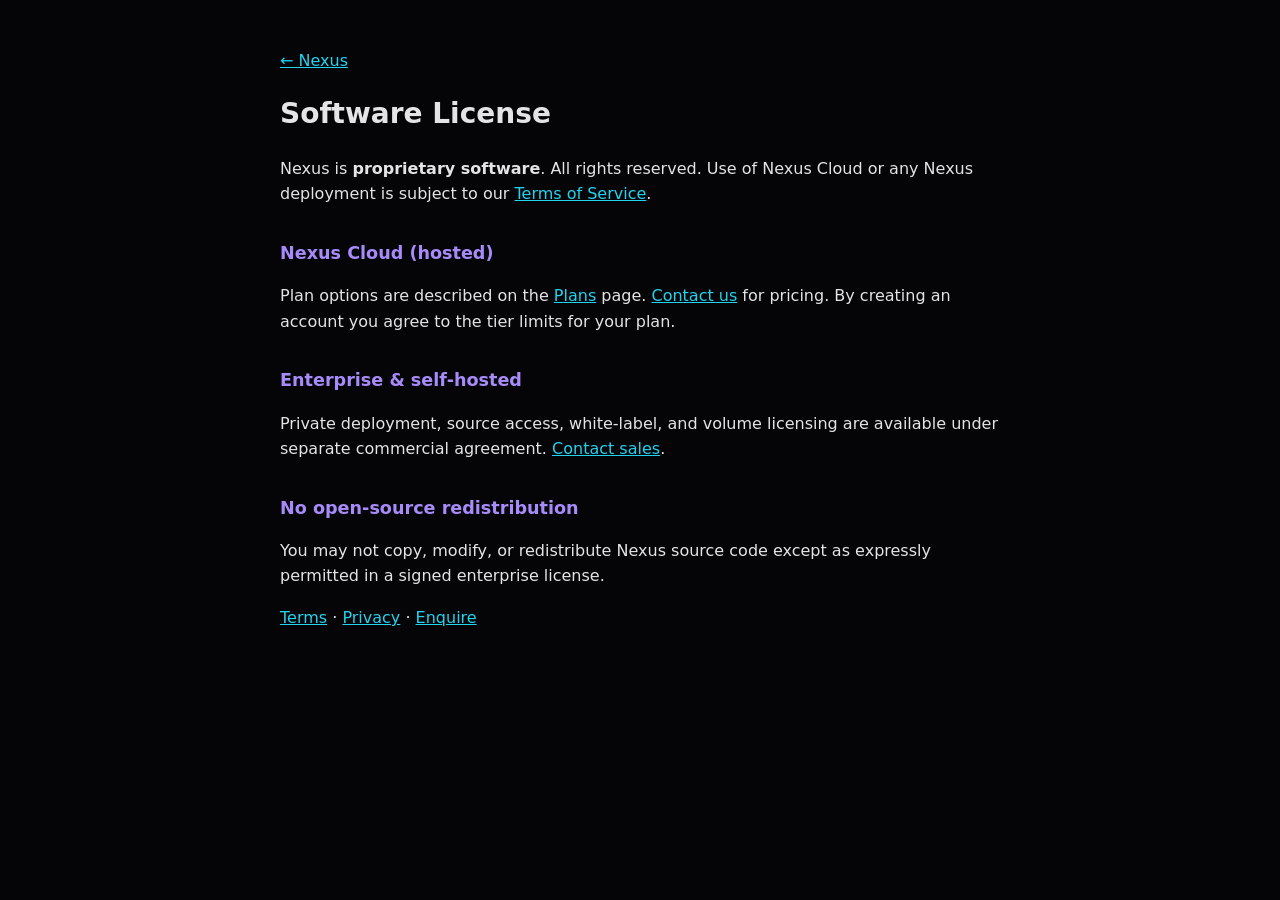
<file: project/static/legal/licensing.html>
<!DOCTYPE html>
<html lang="en">
<head>
  <meta charset="UTF-8" />
  <meta name="viewport" content="width=device-width, initial-scale=1.0" />
  <title>Nexus — Licensing</title>
  <style>
    body { font-family: system-ui, sans-serif; background: #050508; color: #e4e4e7; line-height: 1.6; margin: 0; padding: 2rem 1rem 4rem; }
    main { max-width: 720px; margin: 0 auto; }
    h1 { font-size: 1.75rem; }
    h2 { font-size: 1.1rem; margin-top: 2rem; color: #a78bfa; }
    a { color: #22d3ee; }
  </style>
</head>
<body>
  <main>
    <p><a href="/landing">← Nexus</a></p>
    <h1>Software License</h1>
    <p>Nexus is <strong>proprietary software</strong>. All rights reserved. Use of Nexus Cloud or any Nexus deployment is subject to our <a href="/legal/terms">Terms of Service</a>.</p>

    <h2>Nexus Cloud (hosted)</h2>
    <p>Plan options are described on the <a href="/pricing">Plans</a> page. <a href="/contact">Contact us</a> for pricing. By creating an account you agree to the tier limits for your plan.</p>

    <h2>Enterprise &amp; self-hosted</h2>
    <p>Private deployment, source access, white-label, and volume licensing are available under separate commercial agreement. <a href="/contact">Contact sales</a>.</p>

    <h2>No open-source redistribution</h2>
    <p>You may not copy, modify, or redistribute Nexus source code except as expressly permitted in a signed enterprise license.</p>

    <p><a href="/legal/terms">Terms</a> · <a href="/legal/privacy">Privacy</a> · <a href="/contact">Enquire</a></p>
  </main>
</body>
</html>
</file>
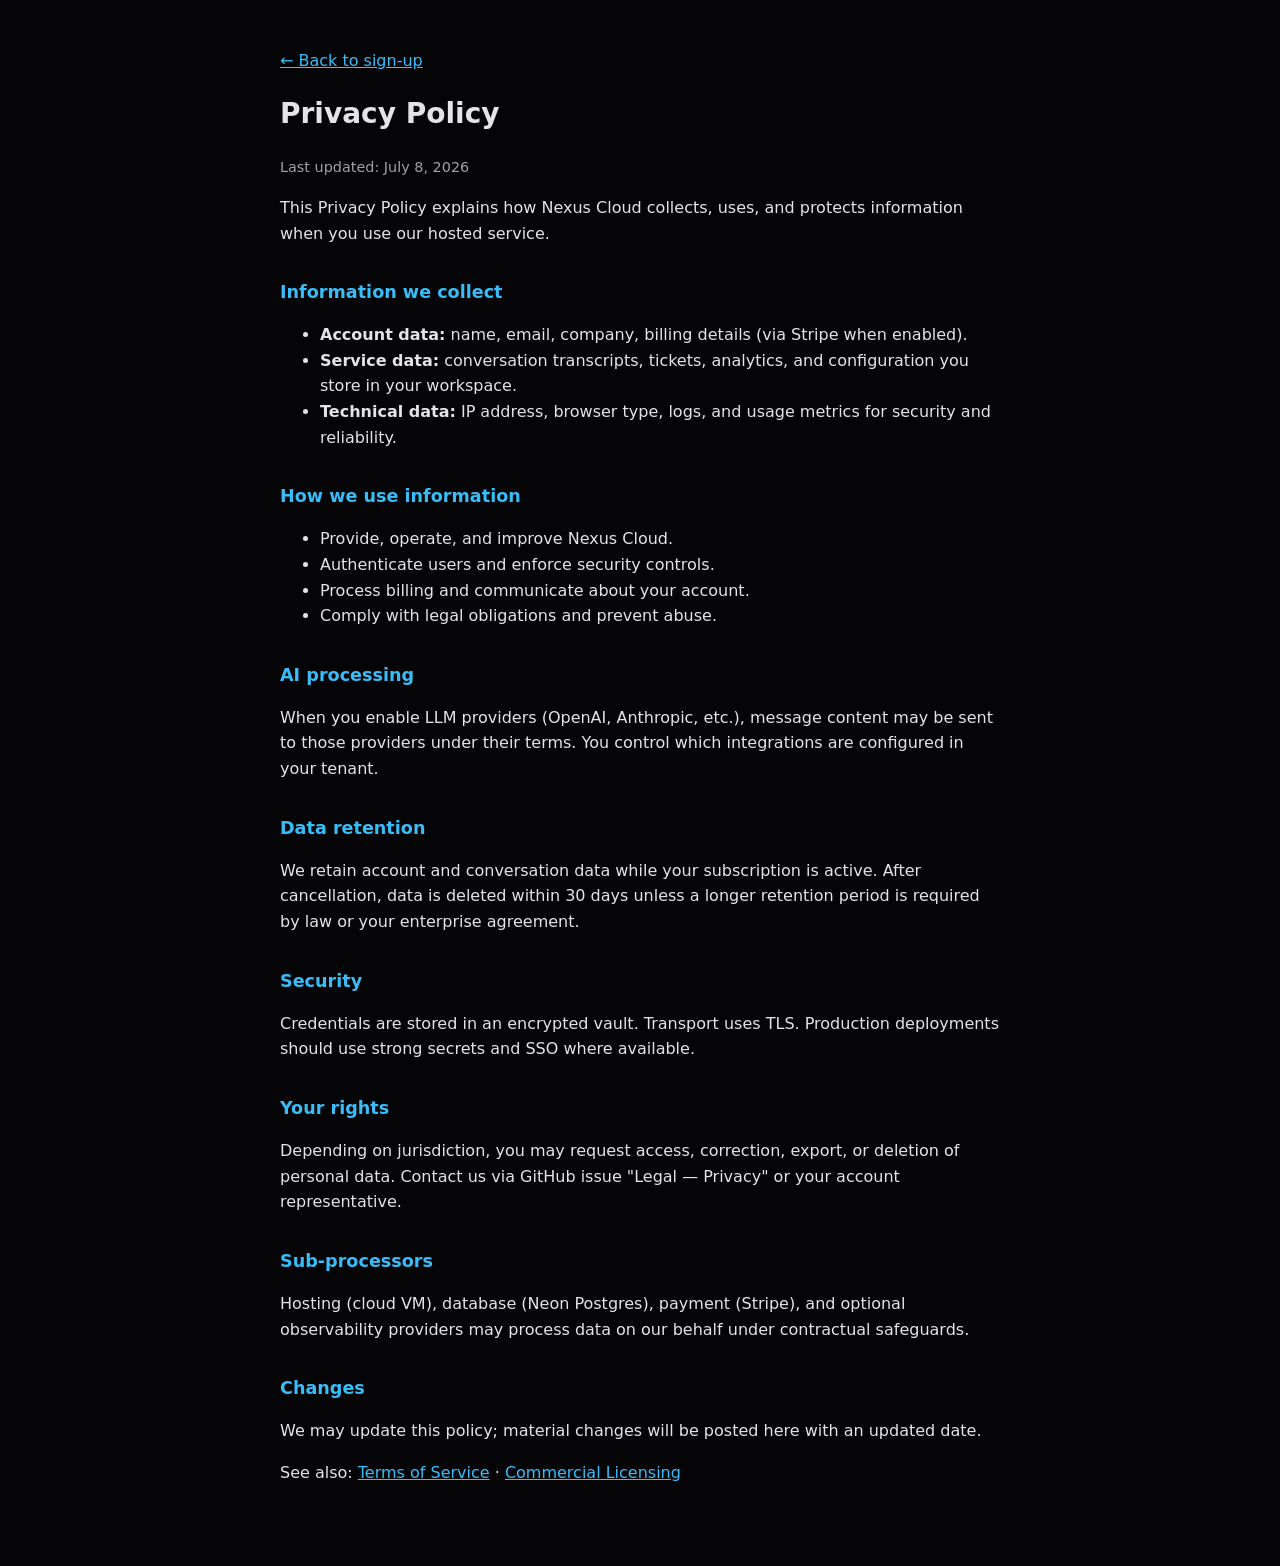
<file: project/static/legal/privacy.html>
<!DOCTYPE html>
<html lang="en">
<head>
  <meta charset="UTF-8" />
  <meta name="viewport" content="width=device-width, initial-scale=1.0" />
  <title>Nexus Cloud — Privacy Policy</title>
  <style>
    body { font-family: system-ui, sans-serif; background: #050508; color: #e4e4e7; line-height: 1.6; margin: 0; padding: 2rem 1rem 4rem; }
    main { max-width: 720px; margin: 0 auto; }
    h1 { font-size: 1.75rem; }
    h2 { font-size: 1.1rem; margin-top: 2rem; color: #38bdf8; }
    a { color: #38bdf8; }
    .muted { color: #a1a1aa; font-size: 0.9rem; }
  </style>
</head>
<body>
  <main>
    <p><a href="/signup">← Back to sign-up</a></p>
    <h1>Privacy Policy</h1>
    <p class="muted">Last updated: July 8, 2026</p>

    <p>This Privacy Policy explains how Nexus Cloud collects, uses, and protects information when you use our hosted service.</p>

    <h2>Information we collect</h2>
    <ul>
      <li><strong>Account data:</strong> name, email, company, billing details (via Stripe when enabled).</li>
      <li><strong>Service data:</strong> conversation transcripts, tickets, analytics, and configuration you store in your workspace.</li>
      <li><strong>Technical data:</strong> IP address, browser type, logs, and usage metrics for security and reliability.</li>
    </ul>

    <h2>How we use information</h2>
    <ul>
      <li>Provide, operate, and improve Nexus Cloud.</li>
      <li>Authenticate users and enforce security controls.</li>
      <li>Process billing and communicate about your account.</li>
      <li>Comply with legal obligations and prevent abuse.</li>
    </ul>

    <h2>AI processing</h2>
    <p>When you enable LLM providers (OpenAI, Anthropic, etc.), message content may be sent to those providers under their terms. You control which integrations are configured in your tenant.</p>

    <h2>Data retention</h2>
    <p>We retain account and conversation data while your subscription is active. After cancellation, data is deleted within 30 days unless a longer retention period is required by law or your enterprise agreement.</p>

    <h2>Security</h2>
    <p>Credentials are stored in an encrypted vault. Transport uses TLS. Production deployments should use strong secrets and SSO where available.</p>

    <h2>Your rights</h2>
    <p>Depending on jurisdiction, you may request access, correction, export, or deletion of personal data. Contact us via GitHub issue "Legal — Privacy" or your account representative.</p>

    <h2>Sub-processors</h2>
    <p>Hosting (cloud VM), database (Neon Postgres), payment (Stripe), and optional observability providers may process data on our behalf under contractual safeguards.</p>

    <h2>Changes</h2>
    <p>We may update this policy; material changes will be posted here with an updated date.</p>

    <p>See also: <a href="/legal/terms">Terms of Service</a> · <a href="/legal/licensing">Commercial Licensing</a></p>
  </main>
</body>
</html>
</file>
